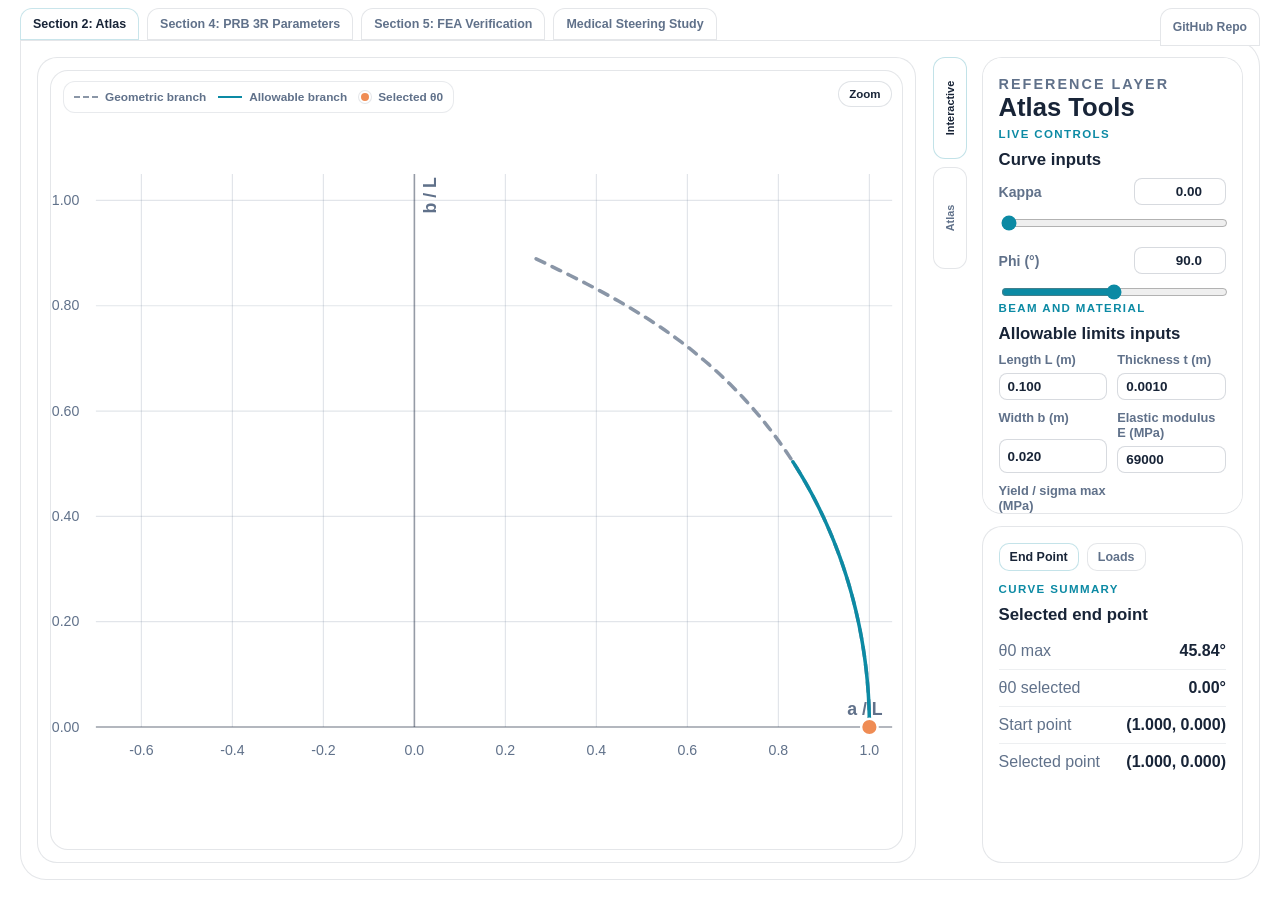
<file: index.html>
<!DOCTYPE html>
<html lang="en">
<head>
  <meta charset="UTF-8" />
  <meta name="viewport" content="width=device-width, initial-scale=1.0" />
  <title>Redirecting...</title>
  <meta http-equiv="refresh" content="0; url=./webapp/index.html" />
  <script>
    window.location.replace("./webapp/index.html");
  </script>
</head>
<body>
  <p>Opening the web app... <a href="./webapp/index.html">Continue</a></p>
</body>
</html>
</file>
<file: webapp/styles.css>
:root {
  --bg: #ffffff;
  --surface: #ffffff;
  --surface-soft: #ffffff;
  --ink: #182437;
  --muted: #60718a;
  --line: rgba(34, 52, 78, 0.12);
  --accent: #0c8aa4;
  --accent-soft: rgba(12, 138, 164, 0.1);
  --warm: #ef8c54;
  --shadow: 0 18px 48px rgba(24, 36, 55, 0.1);
}

* {
  box-sizing: border-box;
}

html,
body {
  height: 100%;
}

body {
  margin: 0;
  font-family: "Trebuchet MS", "Segoe UI", sans-serif;
  color: var(--ink);
  overflow: hidden;
  background: #ffffff;
}

.app-shell {
  height: 100vh;
  display: grid;
  grid-template-rows: auto minmax(0, 1fr);
}

.app-header {
  padding: 8px 20px 0;
  position: relative;
}

.eyebrow {
  margin: 0 0 5px;
  color: var(--accent);
  font-size: 0.72rem;
  font-weight: 800;
  letter-spacing: 0.14em;
  text-transform: uppercase;
}

.tab-bar {
  display: flex;
  gap: 8px;
  overflow-x: auto;
  padding-bottom: 0;
  padding-right: 126px;
}

.header-link-button {
  position: absolute;
  right: 20px;
  top: 8px;
  z-index: 4;
  display: inline-flex;
  align-items: center;
  justify-content: center;
  min-height: 38px;
  padding: 8px 12px;
  border: 1px solid var(--line);
  border-radius: 12px 12px 0 0;
  background: #ffffff;
  color: var(--muted);
  font: inherit;
  font-size: 0.76rem;
  font-weight: 800;
  text-decoration: none;
  white-space: nowrap;
  transition: color 140ms ease, border-color 140ms ease;
}

.header-link-button:hover {
  color: var(--ink);
  border-color: rgba(12, 138, 164, 0.22);
}

.tab-button {
  border: 1px solid var(--line);
  background: #ffffff;
  color: var(--muted);
  border-radius: 12px 12px 0 0;
  padding: 8px 12px;
  font: inherit;
  font-size: 0.78rem;
  font-weight: 800;
  cursor: pointer;
  transition: background 140ms ease, color 140ms ease, border-color 140ms ease;
  white-space: nowrap;
}

.tab-button:hover {
  color: var(--ink);
}

.tab-button.active {
  background: var(--surface);
  color: var(--ink);
  border-color: rgba(12, 138, 164, 0.22);
}

.screen-stack {
  min-height: 0;
  padding: 0 20px 20px;
}

.screen-panel {
  display: none;
  height: 100%;
  padding: 16px;
  border-radius: 0 26px 26px 26px;
  border: 1px solid var(--line);
  background: #ffffff;
  box-shadow: none;
  overflow: hidden;
}

.screen-panel.active {
  display: flex;
  flex-direction: column;
}

.panel-hero {
  max-width: 820px;
  margin-bottom: 14px;
  flex: 0 0 auto;
}

.panel-hero h2 {
  margin: 0 0 8px;
  font-size: clamp(1.55rem, 3vw, 2.4rem);
  line-height: 1;
}

.lead {
  margin: 0;
  color: var(--muted);
  font-size: 0.92rem;
  line-height: 1.45;
}

.content-grid {
  display: grid;
  grid-template-columns: 1.3fr 1fr 1fr;
  gap: 14px;
  flex: 1;
  min-height: 0;
}

.atlas-workspace {
  display: grid;
  grid-template-columns: minmax(0, 1.95fr) minmax(280px, 0.7fr);
  gap: 12px;
  align-items: stretch;
  flex: 1;
  min-height: 0;
}

.mechanism-workspace {
  display: grid;
  grid-template-columns: minmax(0, 1.88fr) minmax(250px, 0.82fr) minmax(300px, 0.68fr);
  gap: 12px;
  flex: 1;
  min-height: 0;
}

.mechanism-trend-stack {
  display: grid;
  grid-template-rows: minmax(0, 1fr) minmax(0, 1fr);
  gap: 12px;
  min-height: 0;
}

.prb-workspace {
  display: grid;
  grid-template-columns: minmax(0, 1.95fr) minmax(320px, 0.78fr);
  gap: 12px;
  flex: 1;
  min-height: 0;
}

.materials-workspace {
  display: grid;
  grid-template-columns: minmax(0, 2.25fr) minmax(290px, 0.62fr);
  gap: 12px;
  flex: 1;
  min-height: 0;
}

.materials-main {
  display: grid;
  grid-template-rows: minmax(0, 1.48fr) minmax(0, 0.52fr);
  gap: 12px;
  min-height: 0;
}

.materials-side {
  display: grid;
  grid-template-rows: minmax(0, 1fr);
  gap: 12px;
  min-height: 0;
}

.prb-side {
  display: grid;
  grid-template-rows: minmax(0, 1fr) minmax(0, 1fr);
  gap: 12px;
  min-height: 0;
}

.atlas-side {
  min-height: 0;
}

.atlas-side-shell {
  display: grid;
  grid-template-columns: 44px minmax(0, 1fr);
  gap: 10px;
  height: 100%;
  min-height: 0;
}

.atlas-mode-rail {
  display: flex;
  flex-direction: column;
  gap: 8px;
  align-items: center;
  justify-content: flex-start;
}

.atlas-mode-tab {
  border: 1px solid var(--line);
  background: #ffffff;
  color: var(--muted);
  border-radius: 12px;
  width: 34px;
  height: 102px;
  padding: 0;
  font: inherit;
  font-size: 0.68rem;
  font-weight: 800;
  cursor: pointer;
  position: relative;
  overflow: hidden;
}

.atlas-mode-tab span {
  position: absolute;
  left: 50%;
  top: 50%;
  display: block;
  transform: translate(-50%, -50%) rotate(-90deg);
  white-space: nowrap;
  line-height: 1;
}

.atlas-mode-tab.active {
  background: var(--surface);
  color: var(--ink);
  border-color: rgba(12, 138, 164, 0.25);
}

.atlas-mode-panels {
  min-height: 0;
  height: 100%;
  overflow: hidden;
}

.atlas-mode-panel {
  display: none;
  height: 100%;
}

.atlas-mode-panel.active {
  display: grid;
  gap: 12px;
  min-height: 0;
  grid-template-rows: minmax(0, 1.15fr) minmax(0, 0.85fr);
}

.atlas-mode-panel[data-atlas-mode-panel="report"].active {
  grid-template-rows: minmax(0, 1fr);
}

.material-grid {
  grid-template-columns: repeat(3, 1fr);
}

.content-card {
  padding: 16px;
  border-radius: 20px;
  border: 1px solid var(--line);
  background: #ffffff;
  min-height: 0;
}

.feature-card {
  background: #ffffff;
}

.status-card {
  background: #ffffff;
}

.atlas-plot-card {
  padding: 12px;
  display: flex;
  flex-direction: column;
  min-height: 0;
}

.prb-plot-card {
  padding: 12px;
  display: flex;
  flex-direction: column;
  min-height: 0;
}

.materials-plot-card {
  padding: 10px;
  display: flex;
  flex-direction: column;
  min-height: 0;
}

.materials-trend-stack {
  display: grid;
  grid-template-columns: repeat(3, minmax(0, 1fr));
  gap: 12px;
  min-height: 0;
}

.materials-trend-card {
  display: flex;
  flex-direction: column;
  gap: 0;
  min-height: 0;
  padding: 10px;
}

.materials-trend-wrap {
  position: relative;
  width: 100%;
  flex: 1;
  min-height: 0;
  border-radius: 18px;
  border: 1px solid var(--line);
  background: #ffffff;
  overflow: hidden;
}

.materials-trend-readout {
  position: absolute;
  top: 10px;
  right: 12px;
  z-index: 2;
  padding: 5px 9px;
  border-radius: 999px;
  border: 1px solid rgba(67, 83, 110, 0.18);
  background: #ffffff;
  color: var(--ink);
  font-size: 11px;
  font-weight: 700;
  letter-spacing: 0.02em;
  pointer-events: none;
}

.materials-trend-plot {
  width: 100%;
  height: 100%;
  display: block;
}

.materials-trend-placeholder {
  fill: rgba(67, 83, 110, 0.82);
  font-size: 14px;
  font-weight: 700;
}

.atlas-svg-wrap {
  width: 100%;
  flex: 1;
  min-height: 0;
  border-radius: 18px;
  border: 1px solid var(--line);
  background: #ffffff;
  overflow: hidden;
  position: relative;
}

.atlas-view-panel {
  display: none;
  flex: 1;
  min-height: 0;
}

.atlas-view-panel.active {
  display: flex;
  flex-direction: column;
}

.prb-svg-wrap {
  width: 100%;
  flex: 1;
  min-height: 0;
  border-radius: 18px;
  border: 1px solid var(--line);
  background: #ffffff;
  overflow: hidden;
}

.prb-plot {
  width: 100%;
  height: 100%;
  display: block;
}

.materials-legend {
  display: flex;
  gap: 12px;
  align-items: center;
  flex-wrap: wrap;
  min-height: 24px;
  margin-bottom: 10px;
}

.materials-svg-wrap {
  width: 100%;
  flex: 1;
  min-height: 0;
  border-radius: 18px;
  border: 1px solid var(--line);
  background: #ffffff;
  overflow: hidden;
  position: relative;
}

.materials-load-labels {
  position: absolute;
  top: 10px;
  left: 12px;
  z-index: 3;
  display: flex;
  gap: 8px;
  align-items: center;
  flex-wrap: wrap;
}

.materials-load-badge {
  display: inline-flex;
  align-items: center;
  justify-content: center;
  min-width: 34px;
  padding: 5px 10px;
  border-radius: 999px;
  border: 1px solid rgba(34, 52, 78, 0.14);
  background: #ffffff;
  color: var(--ink);
  font-size: 0.72rem;
  font-weight: 800;
  cursor: help;
}

.materials-load-badge-fx {
  color: #1f5c99;
}

.materials-load-badge-fy {
  color: #2f8f6d;
}

.materials-load-badge-m {
  color: #b15d85;
}

.materials-plot {
  width: 100%;
  height: 100%;
  display: block;
}

.materials-summary-card {
  display: flex;
  flex-direction: column;
  gap: 12px;
  min-height: 0;
  overflow: auto;
}

.materials-summary-card .summary-list {
  margin-top: 0;
}

.materials-property-grid {
  grid-template-columns: repeat(2, minmax(0, 1fr));
}

.materials-swatch-path {
  border-color: var(--warm);
  border-style: dashed;
  border-top-width: 3px;
}

.materials-swatch-actual {
  border-color: rgba(12, 138, 164, 0.42);
  border-top-width: 3px;
}

.materials-swatch-tip {
  width: 11px;
  height: 11px;
  border: 0;
  background: var(--warm);
}

.materials-mode-tabs {
  display: flex;
  gap: 8px;
}

.source-toggle-row {
  display: flex;
  gap: 8px;
  flex-wrap: wrap;
  margin-bottom: 12px;
}

.source-toggle-button {
  border: 1px solid var(--line);
  background: #ffffff;
  color: var(--muted);
  border-radius: 12px;
  padding: 7px 12px;
  font: inherit;
  font-size: 0.74rem;
  font-weight: 800;
  cursor: pointer;
}

.source-toggle-button.active {
  background: #ffffff;
  color: var(--ink);
  border-color: rgba(12, 138, 164, 0.24);
}

.materials-mode-tab {
  border: 1px solid var(--line);
  background: #ffffff;
  color: var(--muted);
  border-radius: 12px;
  padding: 7px 12px;
  font: inherit;
  font-size: 0.74rem;
  font-weight: 700;
  cursor: pointer;
}

.materials-mode-tab.active {
  background: #ffffff;
  color: var(--ink);
  border-color: rgba(12, 138, 164, 0.24);
}

.materials-preset-note {
  margin: -4px 0 2px;
  color: var(--muted);
  font-size: 0.76rem;
  line-height: 1.35;
}

.materials-table-wrap {
  margin-top: 10px;
  overflow: auto;
  border-radius: 14px;
  border: 1px solid rgba(34, 52, 78, 0.1);
  background: #ffffff;
}

.materials-table {
  width: 100%;
  border-collapse: collapse;
  font-size: 0.8rem;
}

.materials-table th,
.materials-table td {
  padding: 8px 10px;
  border-bottom: 1px solid rgba(34, 52, 78, 0.08);
  text-align: right;
}

.materials-table th:first-child,
.materials-table td:first-child {
  text-align: left;
}

.materials-table thead th {
  color: var(--muted);
  font-size: 0.74rem;
  letter-spacing: 0.05em;
  text-transform: uppercase;
  background: #ffffff;
  position: sticky;
  top: 0;
}

.prb-legend {
  display: flex;
  gap: 12px;
  align-items: center;
  flex-wrap: wrap;
  min-height: 24px;
  margin-bottom: 10px;
}

.prb-legend-item {
  display: inline-flex;
  gap: 8px;
  align-items: center;
  color: var(--muted);
  font-size: 0.8rem;
  font-weight: 700;
}

.prb-swatch {
  width: 22px;
  height: 0;
  border-top: 3px solid transparent;
  border-radius: 999px;
}

.atlas-report-grid {
  display: grid;
  grid-template-columns: repeat(4, minmax(0, 1fr));
  gap: 8px;
  height: 100%;
  min-height: 0;
}

.report-panel {
  border: 1px solid rgba(34, 52, 78, 0.12);
  border-radius: 14px;
  background: #ffffff;
  padding: 6px;
  display: flex;
  flex-direction: column;
  min-height: 0;
}

.report-panel-title {
  margin: 0 0 4px;
  font-size: 0.72rem;
  font-weight: 800;
  color: var(--muted);
  text-transform: uppercase;
  letter-spacing: 0.08em;
}

.report-panel-svg {
  width: 100%;
  flex: 1;
  min-height: 0;
  display: block;
}

.report-grid-line {
  stroke: rgba(96, 113, 138, 0.14);
  stroke-width: 1;
}

.report-axis-line {
  stroke: rgba(24, 36, 55, 0.26);
  stroke-width: 1.2;
}

.report-axis-label,
.report-tick-label {
  fill: var(--muted);
}

.report-axis-label {
  font-size: 10px;
  font-weight: 700;
}

.report-tick-label {
  font-size: 8px;
}

.report-curve {
  fill: none;
  stroke-width: 1.3;
  stroke-linecap: round;
  stroke-linejoin: round;
}

.atlas-plot {
  width: 100%;
  height: 100%;
  display: block;
}

.atlas-legend {
  position: absolute;
  top: 10px;
  left: 12px;
  z-index: 2;
  display: flex;
  gap: 12px;
  align-items: center;
  flex-wrap: wrap;
  padding: 8px 10px;
  border-radius: 12px;
  background: #ffffff;
  border: 1px solid rgba(34, 52, 78, 0.1);
}

.atlas-legend-item {
  display: inline-flex;
  align-items: center;
  gap: 7px;
  color: var(--muted);
  font-size: 0.74rem;
  font-weight: 700;
}

.legend-swatch {
  display: inline-block;
  width: 24px;
  height: 0;
  border-top: 2px solid currentColor;
}

.legend-dashed {
  color: #8a96a7;
  border-top-style: dashed;
}

.legend-solid {
  color: var(--accent);
}

.legend-point {
  width: 12px;
  height: 12px;
  border-top: 0;
  border-radius: 999px;
  background: var(--warm);
  border: 2px solid #ffffff;
  box-shadow: 0 0 0 1px rgba(34, 52, 78, 0.12);
}

.atlas-grid-line {
  stroke: rgba(96, 113, 138, 0.18);
  stroke-width: 1;
}

.atlas-axis-line {
  stroke: rgba(24, 36, 55, 0.38);
  stroke-width: 1.4;
}

.atlas-axis-label {
  fill: var(--muted);
  font-size: 15px;
  font-weight: 700;
}

.atlas-tick-label {
  fill: var(--muted);
  font-size: 12px;
}

.atlas-curve {
  fill: none;
  stroke-width: 3;
  stroke-linecap: round;
  stroke-linejoin: round;
}

.atlas-curve-full {
  stroke: #8a96a7;
  stroke-dasharray: 8 7;
}

.atlas-curve-allowable {
  stroke: var(--accent);
}

.atlas-marker {
  stroke: #ffffff;
  stroke-width: 2;
}

.atlas-selected-point {
  fill: var(--warm);
}

.atlas-control-card,
.atlas-summary-card {
  padding-top: 16px;
  overflow: auto;
}

.atlas-side-eyebrow {
  margin-bottom: 4px;
}

.atlas-side-title {
  margin: 0 0 8px;
  font-size: clamp(1.3rem, 2vw, 1.8rem);
  line-height: 1;
}

.atlas-side-lead {
  margin: 0 0 14px;
  color: var(--muted);
  font-size: 0.86rem;
  line-height: 1.4;
}

.atlas-detail-tabs {
  display: flex;
  gap: 8px;
  margin-bottom: 12px;
}

.atlas-detail-tab {
  border: 1px solid var(--line);
  background: #ffffff;
  color: var(--muted);
  border-radius: 10px;
  padding: 6px 10px;
  font: inherit;
  font-size: 0.78rem;
  font-weight: 800;
  cursor: pointer;
}

.atlas-detail-tab.active {
  background: var(--surface);
  color: var(--ink);
  border-color: rgba(12, 138, 164, 0.24);
}

.atlas-detail-panel {
  display: none;
}

.atlas-detail-panel.active {
  display: block;
}

.control-block {
  display: grid;
  gap: 8px;
}

.control-block + .control-block {
  margin-top: 14px;
}

.control-label-row {
  display: flex;
  justify-content: space-between;
  gap: 10px;
  align-items: center;
  color: var(--muted);
  font-size: 0.88rem;
  font-weight: 700;
  flex-wrap: wrap;
}

.control-block input[type="range"] {
  width: 100%;
  accent-color: var(--accent);
}

.property-grid {
  display: grid;
  grid-template-columns: 1fr 1fr;
  gap: 10px;
  margin-top: 6px;
}

.property-field {
  display: grid;
  gap: 6px;
  color: var(--muted);
  font-size: 0.8rem;
  font-weight: 700;
}

.value-input {
  width: 92px;
  padding: 5px 8px;
  border: 1px solid rgba(34, 52, 78, 0.18);
  border-radius: 8px;
  background: #ffffff;
  color: var(--ink);
  font: inherit;
  font-size: 0.84rem;
  font-weight: 700;
  text-align: right;
}

.value-input-wide {
  width: 100%;
  text-align: left;
}

.value-input:focus {
  outline: 2px solid rgba(12, 138, 164, 0.2);
  border-color: rgba(12, 138, 164, 0.45);
}

.summary-list {
  margin: 0;
}

.summary-row {
  display: grid;
  grid-template-columns: 1fr auto;
  gap: 12px;
  padding: 9px 0;
  border-bottom: 1px solid rgba(34, 52, 78, 0.08);
}

.summary-row:last-child {
  border-bottom: 0;
}

.summary-row dt {
  color: var(--muted);
}

.summary-row dd {
  margin: 0;
  font-weight: 700;
  text-align: right;
}

.card-kicker {
  margin-bottom: 10px;
  color: var(--accent);
  font-size: 0.72rem;
  font-weight: 800;
  letter-spacing: 0.12em;
  text-transform: uppercase;
}

.content-card h3 {
  margin: 0 0 8px;
  font-size: 1.05rem;
}

.content-card p,
.clean-list {
  margin: 0;
  color: var(--muted);
  font-size: 0.9rem;
  line-height: 1.45;
}

.clean-list {
  padding-left: 16px;
}

.prb-control-card,
.prb-output-card {
  min-height: 0;
  overflow: auto;
}

.prb-output-card {
  display: flex;
  flex-direction: column;
  gap: 12px;
}

.prb-stage-tabs {
  display: flex;
  gap: 8px;
  flex-wrap: wrap;
  margin: 16px 0 12px;
}

.prb-stage-tab {
  border: 1px solid var(--line);
  background: #ffffff;
  color: var(--muted);
  border-radius: 999px;
  padding: 7px 12px;
  font: inherit;
  font-size: 0.75rem;
  font-weight: 800;
  cursor: pointer;
}

.prb-stage-tab.active {
  background: var(--surface);
  color: var(--ink);
  border-color: rgba(12, 138, 164, 0.25);
}

.prb-output-tabs {
  display: flex;
  gap: 8px;
  flex-wrap: wrap;
}

.prb-output-tab {
  border: 1px solid var(--line);
  background: #ffffff;
  color: var(--muted);
  border-radius: 999px;
  padding: 6px 12px;
  font: inherit;
  font-size: 0.74rem;
  font-weight: 800;
  cursor: pointer;
}

.prb-output-tab.active {
  background: var(--surface);
  color: var(--ink);
  border-color: rgba(12, 138, 164, 0.25);
}

.prb-output-meta {
  display: flex;
  gap: 12px;
  flex-wrap: wrap;
  align-items: center;
}

.prb-output-swatch-atlas {
  border-color: #1f2c40;
  border-style: dotted;
  border-top-width: 4px;
}

.prb-output-svg-wrap {
  flex: 1;
  min-height: 260px;
  border-radius: 16px;
  border: 1px solid var(--line);
  background: #ffffff;
  overflow: hidden;
}

.prb-output-plot {
  width: 100%;
  height: 100%;
  display: block;
}

.prb-output-grid-line {
  stroke: rgba(67, 83, 110, 0.12);
  stroke-width: 1;
}

.prb-output-axis-line {
  stroke: rgba(31, 44, 64, 0.35);
  stroke-width: 1.1;
}

.prb-output-label {
  fill: var(--muted);
  font-size: 11px;
  font-weight: 700;
}

.prb-output-title {
  fill: var(--ink);
  font-size: 12px;
  font-weight: 800;
}

.prb-stage-lead {
  margin: 0 0 8px;
  color: var(--muted);
  font-size: 0.88rem;
  line-height: 1.45;
}

.prb-output-note {
  margin: 14px 0 0;
  color: var(--muted);
  font-size: 0.82rem;
  line-height: 1.45;
}

.mechanism-plot-card,
.mechanism-control-card {
  min-height: 0;
}

.mechanism-plot-card {
  display: grid;
  grid-template-rows: auto minmax(0, 1fr);
  gap: 10px;
  overflow: hidden;
}

.mechanism-svg-wrap {
  min-height: 0;
  height: 100%;
  border-radius: 16px;
  border: 1px solid var(--line);
  background: #ffffff;
  overflow: hidden;
}

.mechanism-trend-card {
  display: flex;
  flex-direction: column;
  min-height: 0;
}

.mechanism-trend-header {
  display: flex;
  align-items: center;
  justify-content: space-between;
  gap: 10px;
}

.mechanism-component-tabs {
  display: inline-flex;
  align-items: center;
  gap: 6px;
}

.mechanism-component-tab {
  border: 1px solid rgba(34, 52, 78, 0.12);
  background: #ffffff;
  color: var(--muted);
  border-radius: 999px;
  padding: 4px 10px;
  font: inherit;
  font-size: 0.72rem;
  font-weight: 800;
  cursor: pointer;
}

.mechanism-component-tab.active {
  color: var(--ink);
  border-color: rgba(12, 138, 164, 0.28);
}

.mechanism-trend-readout {
  align-self: flex-start;
  margin-top: 6px;
  margin-bottom: 8px;
  padding: 5px 9px;
  border-radius: 999px;
  border: 1px solid rgba(67, 83, 110, 0.18);
  background: #ffffff;
  color: var(--ink);
  font-size: 11px;
  font-weight: 700;
  letter-spacing: 0.02em;
}

.mechanism-trend-wrap {
  flex: 1;
  min-height: 0;
  border-radius: 16px;
  border: 1px solid var(--line);
  background: #ffffff;
  overflow: hidden;
}

.mechanism-trend-plot {
  width: 100%;
  height: 100%;
  display: block;
}

.mechanism-plot {
  width: 100%;
  height: 100%;
  display: block;
}

.mechanism-legend {
  display: flex;
  gap: 12px;
  flex-wrap: wrap;
  align-items: center;
}

.mechanism-legend-item {
  display: inline-flex;
  gap: 8px;
  align-items: center;
  color: var(--muted);
  font-size: 0.8rem;
  font-weight: 700;
}

.mechanism-swatch {
  width: 22px;
  height: 0;
  border-top: 4px solid transparent;
  border-radius: 999px;
}

.mechanism-swatch-fea {
  border-color: #8a96a7;
}

.mechanism-swatch-prb {
  border-color: var(--accent);
}

.mechanism-swatch-fea-nodes {
  width: 11px;
  height: 11px;
  border: 0;
  background: var(--warm);
}

.mechanism-grid-line {
  stroke: rgba(67, 83, 110, 0.14);
  stroke-width: 1;
}

.materials-grid-line {
  stroke: rgba(67, 83, 110, 0.14);
  stroke-width: 1;
}

.mechanism-trend-grid-line {
  stroke: rgba(67, 83, 110, 0.14);
  stroke-width: 1;
}

.prb-grid-line {
  stroke: rgba(67, 83, 110, 0.14);
  stroke-width: 1;
}

.mechanism-axis-line {
  stroke: rgba(31, 44, 64, 0.42);
  stroke-width: 1.4;
}

.materials-axis-line {
  stroke: rgba(31, 44, 64, 0.42);
  stroke-width: 1.4;
}

.mechanism-trend-axis-line {
  stroke: rgba(31, 44, 64, 0.42);
  stroke-width: 1.2;
}

.prb-axis-line {
  stroke: rgba(31, 44, 64, 0.42);
  stroke-width: 1.4;
}

.mechanism-tick-label,
.mechanism-axis-label {
  fill: rgba(31, 44, 64, 0.76);
  font-size: 12px;
  font-weight: 700;
}

.materials-tick-label,
.materials-axis-label {
  fill: rgba(31, 44, 64, 0.76);
  font-size: 12px;
  font-weight: 700;
}

.mechanism-trend-tick-label,
.mechanism-trend-axis-label {
  fill: rgba(31, 44, 64, 0.76);
  font-size: 11px;
  font-weight: 700;
}

.prb-tick-label,
.prb-axis-label,
.prb-text-label {
  fill: rgba(31, 44, 64, 0.76);
  font-size: 12px;
  font-weight: 700;
}

.prb-line {
  fill: none;
  stroke-linecap: round;
  stroke-linejoin: round;
  stroke-width: 2.25;
}

.prb-dashed-line {
  stroke-dasharray: 8 7;
}

.prb-marker {
  stroke: rgba(24, 36, 55, 0.18);
  stroke-width: 1;
}

.mechanism-path,
.mechanism-chain,
.mechanism-link {
  fill: none;
  stroke-linecap: round;
  stroke-linejoin: round;
}

.mechanism-trend-line {
  fill: none;
  stroke-linecap: round;
  stroke-linejoin: round;
  stroke-width: 2.15;
}

.mechanism-trend-line-fea {
  stroke: #8a96a7;
}

.mechanism-trend-line-prb {
  stroke: var(--accent);
}

.mechanism-trend-cursor {
  stroke: rgba(24, 36, 55, 0.34);
  stroke-width: 1.2;
  stroke-dasharray: 5 5;
}

.mechanism-trend-point {
  stroke: rgba(24, 36, 55, 0.18);
  stroke-width: 1;
}

.mechanism-trend-point-fea {
  fill: #8a96a7;
}

.mechanism-trend-point-prb {
  fill: var(--accent);
}

.materials-trend-grid-line {
  stroke: rgba(67, 83, 110, 0.14);
  stroke-width: 1;
}

.materials-trend-axis-line {
  stroke: rgba(31, 44, 64, 0.42);
  stroke-width: 1.2;
}

.materials-trend-tick-label,
.materials-trend-axis-label {
  fill: rgba(31, 44, 64, 0.76);
  font-size: 11px;
  font-weight: 700;
}

.materials-trend-line {
  fill: none;
  stroke-linecap: round;
  stroke-linejoin: round;
  stroke-width: 2.15;
}

.materials-trend-line-target {
  stroke: var(--warm);
  stroke-dasharray: 7 5;
}

.materials-trend-line-actual {
  stroke: var(--accent);
}

.materials-trend-line-demand {
  stroke: var(--accent);
}

.materials-trend-cursor {
  stroke: rgba(24, 36, 55, 0.34);
  stroke-width: 1.2;
  stroke-dasharray: 5 5;
}

.materials-trend-point {
  stroke: rgba(24, 36, 55, 0.18);
  stroke-width: 1;
}

.materials-trend-point-target {
  fill: var(--warm);
}

.materials-trend-point-actual,
.materials-trend-point-demand {
  fill: var(--accent);
}

.materials-line {
  fill: none;
  stroke-linecap: round;
  stroke-linejoin: round;
  stroke-width: 2;
}

.materials-joint {
  stroke: rgba(24, 36, 55, 0.14);
  stroke-width: 1;
}

.mechanism-path {
  stroke-width: 2.15;
  opacity: 0.9;
}

.mechanism-path-fea {
  stroke: #8a96a7;
}

.mechanism-chain {
  stroke: var(--accent);
  stroke-width: 2.15;
}

.mechanism-link-ba {
  stroke: var(--accent);
  stroke-width: 2.15;
}

.mechanism-link-aq {
  stroke: var(--accent);
  stroke-width: 2.15;
}

.mechanism-anchor {
  fill: #22344e;
}

.mechanism-joint {
  fill: var(--accent);
}

.mechanism-flex-node {
  fill: var(--warm);
}

.mechanism-point-q {
  fill: var(--accent);
}

.mechanism-point-a {
  fill: var(--accent);
}

.mechanism-point-crank {
  fill: var(--accent);
}

.mechanism-control-card {
  overflow: auto;
}

.mechanism-visibility-row {
  display: flex;
  gap: 12px;
  align-items: center;
  flex-wrap: wrap;
  margin-top: 14px;
}

.mechanism-toggle {
  display: inline-flex;
  gap: 8px;
  align-items: center;
  color: var(--muted);
  font-size: 0.82rem;
  font-weight: 700;
}

.mechanism-toggle input {
  accent-color: var(--accent);
}

.mechanism-animate-button {
  border: 1px solid rgba(12, 138, 164, 0.2);
  background: #ffffff;
  color: var(--ink);
  border-radius: 10px;
  padding: 6px 12px;
  font: inherit;
  font-size: 0.8rem;
  font-weight: 800;
  cursor: pointer;
}

.mechanism-animate-button.active {
  background: #ffffff;
  border-color: rgba(12, 138, 164, 0.35);
}

.mechanism-summary-list {
  margin-top: 14px;
}

.mechanism-comparison-wrap {
  margin-top: 12px;
  overflow: auto;
  border-radius: 14px;
  border: 1px solid rgba(34, 52, 78, 0.1);
  background: #ffffff;
}

.mechanism-comparison-table {
  width: 100%;
  border-collapse: collapse;
  font-size: 0.74rem;
}

.mechanism-comparison-table th,
.mechanism-comparison-table td {
  padding: 8px 9px;
  border-bottom: 1px solid rgba(34, 52, 78, 0.08);
  text-align: right;
}

.mechanism-comparison-table th:first-child,
.mechanism-comparison-table td:first-child {
  text-align: left;
}

.mechanism-comparison-table thead th {
  color: var(--muted);
  font-size: 0.68rem;
  letter-spacing: 0.04em;
  text-transform: uppercase;
  background: #ffffff;
}

body.plot-zoom-open::before {
  content: "";
  position: fixed;
  inset: 0;
  background: rgba(255, 255, 255, 0.96);
  z-index: 5000;
}

.plot-zoom-target {
  position: relative;
  cursor: zoom-in;
}

.plot-zoom-button {
  position: absolute;
  top: 10px;
  right: 10px;
  z-index: 6;
  border: 1px solid rgba(34, 52, 78, 0.14);
  border-radius: 999px;
  background: #ffffff;
  color: var(--ink);
  padding: 6px 10px;
  font: inherit;
  font-size: 0.72rem;
  font-weight: 800;
  cursor: pointer;
}

.plot-zoom-visual {
  transform-origin: 0 0;
  transition: transform 120ms ease;
}

.plot-zoomed {
  position: fixed !important;
  inset: 20px !important;
  z-index: 5001 !important;
  width: auto !important;
  height: auto !important;
  max-width: none !important;
  max-height: none !important;
  padding: 16px !important;
  border-radius: 20px !important;
  border: 1px solid var(--line) !important;
  background: #ffffff !important;
  display: flex !important;
  flex-direction: column !important;
  gap: 10px;
  overflow: auto !important;
  cursor: zoom-out;
}

.plot-zoomed > svg,
.plot-zoomed > .report-panel-svg {
  width: 100% !important;
  height: 100% !important;
  flex: 1 1 auto !important;
}

@media (max-width: 1100px) {
  body {
    overflow: auto;
  }

  .content-grid,
  .material-grid,
  .atlas-workspace,
  .materials-workspace,
  .prb-workspace,
  .mechanism-trend-stack,
  .mechanism-workspace {
    grid-template-columns: 1fr;
  }

  .materials-main {
    grid-template-rows: minmax(360px, 1fr) auto;
  }

  .materials-trend-stack {
    grid-template-columns: 1fr;
  }

  .prb-side {
    grid-template-rows: auto auto;
  }

  .mechanism-trend-stack {
    grid-template-rows: auto auto;
  }

  .screen-panel {
    height: auto;
    overflow: visible;
  }

  .atlas-side-shell {
    grid-template-columns: 1fr;
  }

  .atlas-mode-rail {
    flex-direction: row;
    align-items: stretch;
  }

  .atlas-mode-tab {
    width: auto;
    height: auto;
    padding: 8px 10px;
  }

  .atlas-mode-tab span {
    transform: none;
  }

  .atlas-report-grid {
    grid-template-columns: repeat(2, minmax(0, 1fr));
  }

  .property-grid {
    grid-template-columns: 1fr;
  }
}

@media (max-width: 760px) {
  .app-header,
  .screen-stack {
    padding-left: 14px;
    padding-right: 14px;
  }

  .tab-button {
    white-space: nowrap;
  }

  .screen-panel {
    height: auto;
    padding: 20px;
    border-radius: 0 22px 22px 22px;
  }

  .atlas-report-grid {
    grid-template-columns: 1fr;
  }
}

/* Final flattening override for plot/window surfaces. */
.screen-panel,
.content-card,
.atlas-svg-wrap,
.prb-svg-wrap,
.prb-output-svg-wrap,
.mechanism-svg-wrap,
.mechanism-trend-wrap,
.materials-svg-wrap,
.materials-trend-wrap,
.report-panel,
.materials-table-wrap,
.atlas-legend,
.materials-trend-readout,
.tab-button,
.header-link-button,
.atlas-mode-tab,
.atlas-detail-tab,
.materials-mode-tab,
.prb-stage-tab,
.prb-output-tab,
.mechanism-animate-button {
  background: #ffffff !important;
  background-image: none !important;
  box-shadow: none !important;
  backdrop-filter: none !important;
}
</file>
